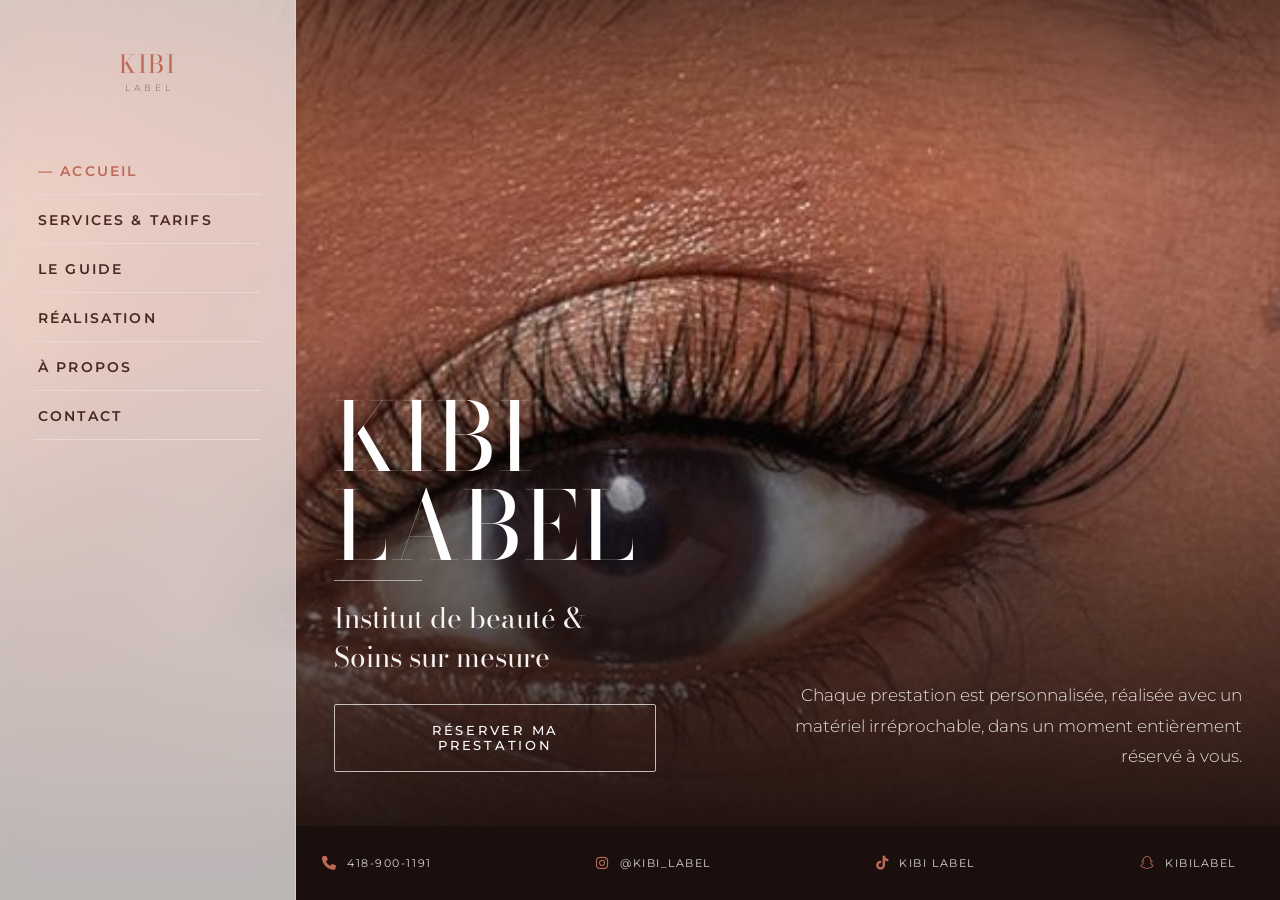
<file: index.html>
<!DOCTYPE html>
<html lang="fr">
<head>
    
    <meta charset="UTF-8">
    <meta name="viewport" content="width=device-width, initial-scale=1.0">
    <title>Kibi Label - Institut de Beauté & Soins Esthétiques | Chicoutimi</title>
    
    <meta name="description" content="Sublimez votre beauté naturelle chez Kibi Label à Chicoutimi. Institut professionnel spécialisé en soins esthétiques haut de gamme et services de beauté sur mesure.">
    <meta name="keywords" content="institut de beauté, soins esthétiques, esthéticienne, services de beauté, salon de beauté, chicoutimi, saguenay, kibi label">
    <link rel="canonical" href="https://kibilabel.ca/">
    
    <meta property="og:title" content="Kibi Label - Institut de Beauté & Soins Esthétiques | Chicoutimi">
    <meta property="og:description" content="Découvrez nos services de beauté sur mesure à Chicoutimi. Prenez du temps pour vous et réservez votre moment de détente dès maintenant.">
    <meta property="og:type" content="website">
    <meta property="og:url" content="https://kibilabel.ca/">
    <meta property="og:locale" content="fr_CA">

    <link rel="icon" type="image/png" href="/favicon-96x96.png" sizes="96x96" />
    <link rel="icon" type="image/svg+xml" href="/favicon.svg" />
    <link rel="shortcut icon" href="/favicon.ico" />
    <link rel="apple-touch-icon" sizes="180x180" href="/apple-touch-icon.png" />
    <meta name="apple-mobile-web-app-title" content="Kibi Label" />
    <link rel="manifest" href="/site.webmanifest" />

    <link rel="preconnect" href="https://fonts.googleapis.com">
    <link rel="preconnect" href="https://fonts.gstatic.com" crossorigin>
    <link href="https://fonts.googleapis.com/css2?family=Montserrat:wght@300;400;600&family=Playfair+Display:wght@400;600&display=swap" rel="stylesheet">
    <link rel="stylesheet" href="https://cdnjs.cloudflare.com/ajax/libs/font-awesome/6.4.0/css/all.min.css">
    <link rel="stylesheet" href="style-v2.css">
</head>
<body class="home">
    <div class="page-transition-overlay" id="page-transition"></div>
    <div class="page-overlay" id="page-overlay"></div>

    <header class="top-navbar">
        <div class="navbar-left">
            <button type="button" class="menu-toggle" id="menu-open" aria-label="Ouvrir le menu" aria-controls="sidebar" aria-expanded="false"><i class="fa-solid fa-bars" aria-hidden="true"></i></button>
            <div class="logo-container"><h1 class="logo">Kibi <span>LABEL</span></h1></div>
        </div>
    </header>

    <nav class="sidebar-offcanvas" id="sidebar">
        <div class="sidebar-offcanvas-header">
            <h1 class="logo">Kibi <span>LABEL</span></h1>
            <button type="button" class="menu-close" id="menu-close" aria-label="Fermer le menu"><i class="fa-solid fa-xmark" aria-hidden="true"></i></button>
        </div>
        <ul class="nav-links">
            <li><a href="/">Accueil</a></li>
            <li><a href="/services">Services &amp; Tarifs</a></li>
            <li><a href="/guide">Le guide</a></li>
            <li><a href="/realisation">Réalisation</a></li>
            <li><a href="/a-propos">À Propos</a></li>
            <li><a href="/contact">Contact</a></li>
        </ul>
    </nav>

    <main class="main-content">
        <section class="hero-section">
            
            <div class="hero-image-side">
                <div class="image-wrapper">
                    <img src="images/hero.jpg" width="564" height="564" alt="Institut Kibi Label Chicoutimi" class="hero-main-img" fetchpriority="high">
                </div>
            </div>
            
            <div class="hero-text-side">
                <div class="hero-content">
                    <div class="hero-main">
                        <div class="hero-logo-icon">
                            <h2 class="hero-subtitle-brand">KIBI LABEL</h2>
                        </div>
                        <h1 class="hero-title">Institut de beauté &amp; Soins sur mesure</h1>
                    </div>

                    <div class="hero-aside">
                        <p class="hero-services" id="home-services"></p>
                        <p class="hero-pledge">Chaque prestation est personnalisée, réalisée avec un matériel irréprochable, dans un moment entièrement réservé à vous.</p>
                    </div>

                    <a href="/services" class="cta-button">Réserver ma prestation</a>
                </div>
            </div>
        </section>

        <footer class="bottom-footer">
            <a href="tel:+1418-900-1191" class="contact-item"><i class="fa-solid fa-phone"></i><span>418-900-1191</span></a>
            <a href="https://www.instagram.com/kibi_label/" target="_blank" class="contact-item"><i class="fa-brands fa-instagram"></i><span>@Kibi_label</span></a>
            <a href="https://www.tiktok.com/@kibilabel" target="_blank" class="contact-item"><i class="fa-brands fa-tiktok"></i><span>Kibi Label</span></a>
            <a href="https://snapchat.com/t/vFmJueij" target="_blank" class="contact-item"><i class="fa-brands fa-snapchat"></i><span>kibilabel</span></a>
        </footer>
    </main>

    <script src="script.js"></script>
</body>
</html>
</file>
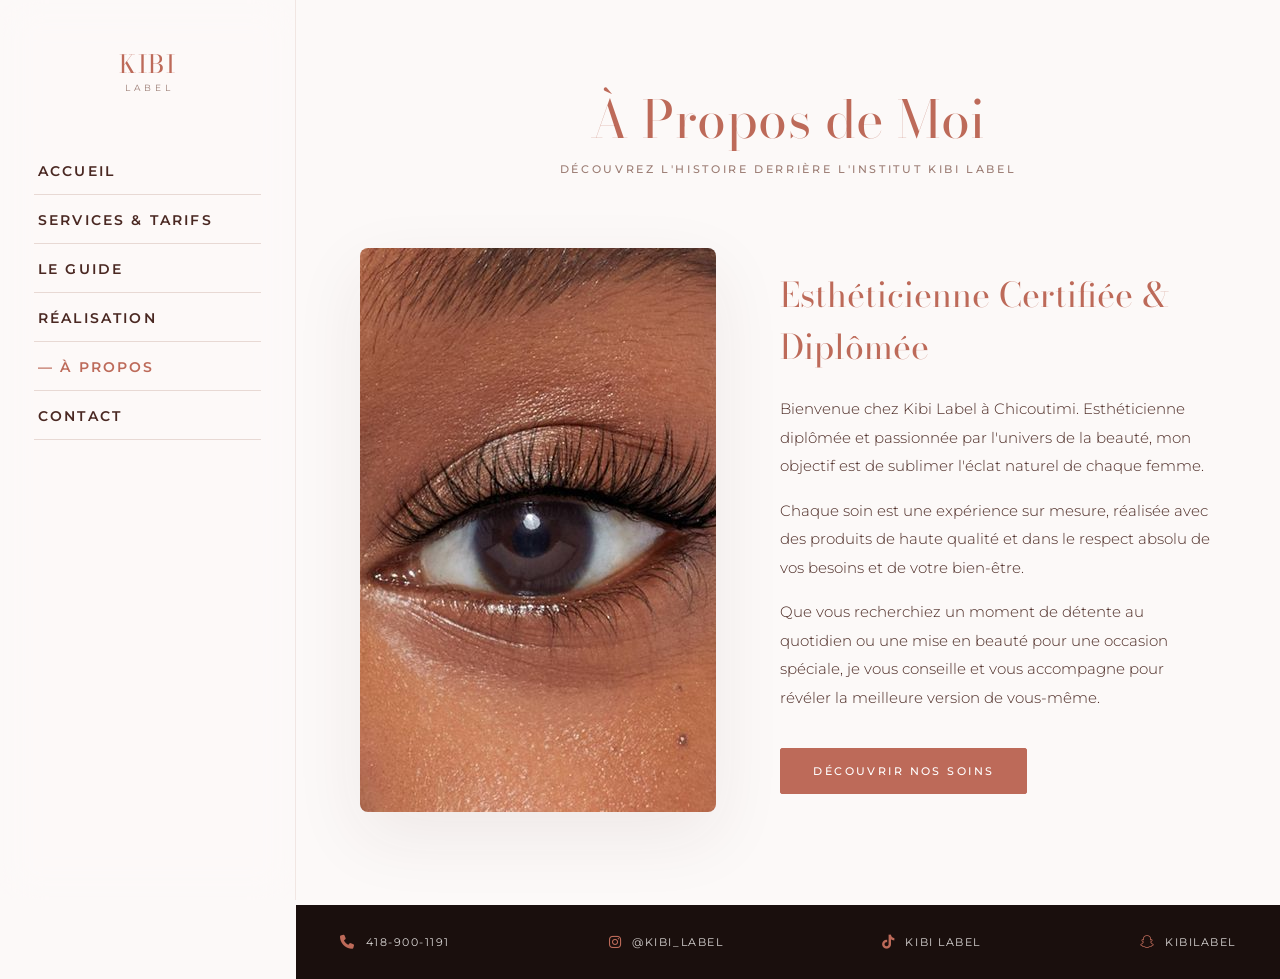
<file: a-propos.html>
<!DOCTYPE html>
<html lang="fr">
<head>
    <meta charset="UTF-8">
    <meta name="viewport" content="width=device-width, initial-scale=1.0">
    <title>À Propos - Esthéticienne certifiée | Kibi Label</title>
    
    <meta name="description" content="Découvrez le parcours de votre esthéticienne certifiée à Chicoutimi. Passionnée par l'art de la beauté, je réalise des soins professionnels et sur mesure pour sublimer chaque femme.">
    <meta name="keywords" content="esthéticienne diplomée chicoutimi, technicienne beauté, institut beauté saguenay, kibi label histoire, experte beauté">
    <link rel="canonical" href="https://kibilabel.ca/a-propos">
    
    <meta property="og:title" content="À Propos - Esthéticienne certifiée | Kibi Label">
    <meta property="og:description" content="Faites connaissance avec votre esthéticienne dévouée à Chicoutimi. Une expertise unique alliée à des produits de haute qualité.">
    <meta property="og:type" content="website">
    <meta property="og:url" content="https://kibilabel.ca/a-propos">

    <link rel="icon" type="image/png" href="/favicon-96x96.png" sizes="96x96" />
    <link rel="icon" type="image/svg+xml" href="/favicon.svg" />
    <link rel="shortcut icon" href="/favicon.ico" />
    <link rel="apple-touch-icon" sizes="180x180" href="/apple-touch-icon.png" />
    <meta name="apple-mobile-web-app-title" content="Kibi Label" />
    <link rel="manifest" href="/site.webmanifest" />

    <link rel="preconnect" href="https://fonts.googleapis.com">
    <link rel="preconnect" href="https://fonts.gstatic.com" crossorigin>
    <link href="https://fonts.googleapis.com/css2?family=Montserrat:wght@300;400;600&family=Playfair+Display:ital,wght@0,400;0,600;1,400&display=swap" rel="stylesheet">
    <link rel="stylesheet" href="https://cdnjs.cloudflare.com/ajax/libs/font-awesome/6.4.0/css/all.min.css">
    <link rel="stylesheet" href="style-v2.css">
</head>
<body>

    <div class="page-transition-overlay" id="page-transition"></div>
    <div class="page-overlay" id="page-overlay"></div>

    <header class="top-navbar">
        <div class="navbar-left">
            <button type="button" class="menu-toggle" id="menu-open" aria-label="Ouvrir le menu" aria-controls="sidebar" aria-expanded="false"><i class="fa-solid fa-bars" aria-hidden="true"></i></button>
            <div class="logo-container"><h1 class="logo">Kibi <span>LABEL</span></h1></div>
        </div>
    </header>

    <nav class="sidebar-offcanvas" id="sidebar">
        <div class="sidebar-offcanvas-header">
            <h1 class="logo">Kibi <span>LABEL</span></h1>
            <button type="button" class="menu-close" id="menu-close" aria-label="Fermer le menu"><i class="fa-solid fa-xmark" aria-hidden="true"></i></button>
        </div>
        <ul class="nav-links">
            <li><a href="/">Accueil</a></li>
            <li><a href="/services">Services &amp; Tarifs</a></li>
            <li><a href="/guide">Le guide</a></li>
            <li><a href="/realisation">Réalisation</a></li>
            <li><a href="/a-propos">À Propos</a></li>
            <li><a href="/contact">Contact</a></li>
        </ul>
    </nav>

    <main class="main-content">
        <section class="page-section">
            <div class="page-header">
                <h2 class="page-title">À Propos de Moi</h2>
                <p class="page-subtitle">Découvrez l'histoire derrière l'institut Kibi Label</p>
            </div>

            <div class="about-container">
                <div class="about-image-wrapper">
                    <img src="images/hero.jpg" width="564" height="564" alt="Votre Esthéticienne Kibi Label" loading="lazy">
                </div>
                <div class="about-text">
                    <h3>Esthéticienne Certifiée & Diplômée</h3>
                    <p>Bienvenue chez Kibi Label à Chicoutimi. Esthéticienne diplômée et passionnée par l'univers de la beauté, mon objectif est de sublimer l'éclat naturel de chaque femme.</p>
                    <p>Chaque soin est une expérience sur mesure, réalisée avec des produits de haute qualité et dans le respect absolu de vos besoins et de votre bien-être.</p>
                    <p>Que vous recherchiez un moment de détente au quotidien ou une mise en beauté pour une occasion spéciale, je vous conseille et vous accompagne pour révéler la meilleure version de vous-même.</p>
                    <a href="/services" class="cta-button" style="margin-top: 20px;">Découvrir nos soins</a>
                </div>
            </div>
        </section>

        <footer class="bottom-footer">
            <a href="tel:+1418-900-1191" class="contact-item"><i class="fa-solid fa-phone"></i><span>418-900-1191</span></a>
            <a href="https://www.instagram.com/kibi_label/" target="_blank" class="contact-item"><i class="fa-brands fa-instagram"></i><span>@Kibi_label</span></a>
            <a href="https://www.tiktok.com/@kibilabel" target="_blank" class="contact-item"><i class="fa-brands fa-tiktok"></i><span>Kibi Label</span></a>
            <a href="https://snapchat.com/t/vFmJueij" target="_blank" class="contact-item"><i class="fa-brands fa-snapchat"></i><span>kibilabel</span></a>
        </footer>
    </main>

    <script src="script.js"></script>
</body>
</html>
</file>
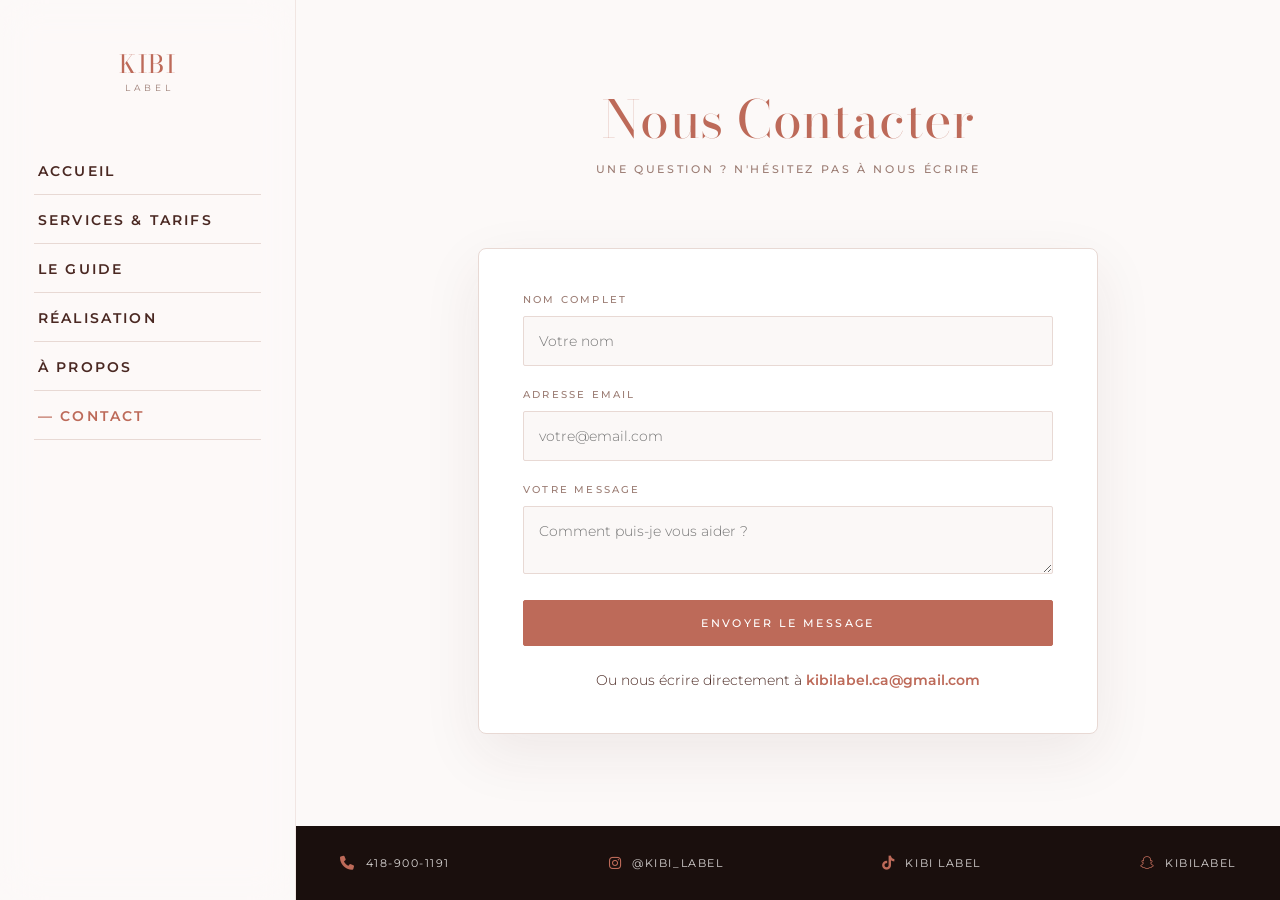
<file: contact.html>
<!DOCTYPE html>
<html lang="fr">
<head>
    <meta charset="UTF-8">
    <meta name="viewport" content="width=device-width, initial-scale=1.0">
    <title>Contact & Réservations - Institut de Beauté | Kibi Label</title>
    
    <meta name="description" content="Une question sur nos services de beauté ou besoin de planifier un rendez-vous chez Kibi Label à Chicoutimi ? Contactez-nous facilement via notre formulaire en ligne ou par téléphone.">
    <meta name="keywords" content="contacter estheticienne chicoutimi, rendez-vous beauté saguenay, formulaire contact kibi label, telephone kibi label, institut de beauté contact">
    <link rel="canonical" href="https://kibilabel.ca/contact">
    
    <meta property="og:title" content="Contact & Réservations - Institut de Beauté | Kibi Label">
    <meta property="og:description" content="Écrivez-nous directement pour vos questions, demandes spéciales ou prises de rendez-vous beauté à Chicoutimi. Réponse rapide assurée.">
    <meta property="og:type" content="website">
    <meta property="og:url" content="https://kibilabel.ca/contact">

    <link rel="icon" type="image/png" href="/favicon-96x96.png" sizes="96x96" />
    <link rel="icon" type="image/svg+xml" href="/favicon.svg" />
    <link rel="shortcut icon" href="/favicon.ico" />
    <link rel="apple-touch-icon" sizes="180x180" href="/apple-touch-icon.png" />
    <meta name="apple-mobile-web-app-title" content="Kibi Label" />
    <link rel="manifest" href="/site.webmanifest" />

    <link rel="preconnect" href="https://fonts.googleapis.com">
    <link rel="preconnect" href="https://fonts.gstatic.com" crossorigin>
    <link href="https://fonts.googleapis.com/css2?family=Montserrat:wght@300;400;600&family=Playfair+Display:ital,wght@0,400;0,600;1,400&display=swap" rel="stylesheet">
    <link rel="stylesheet" href="https://cdnjs.cloudflare.com/ajax/libs/font-awesome/6.4.0/css/all.min.css">
    <link rel="stylesheet" href="style-v2.css">
</head>
<body>

    <div class="page-transition-overlay" id="page-transition"></div>
    <div class="page-overlay" id="page-overlay"></div>

    <header class="top-navbar">
        <div class="navbar-left">
            <button type="button" class="menu-toggle" id="menu-open" aria-label="Ouvrir le menu" aria-controls="sidebar" aria-expanded="false"><i class="fa-solid fa-bars" aria-hidden="true"></i></button>
            <div class="logo-container"><h1 class="logo">Kibi <span>LABEL</span></h1></div>
        </div>
    </header>

    <nav class="sidebar-offcanvas" id="sidebar">
        <div class="sidebar-offcanvas-header">
            <h1 class="logo">Kibi <span>LABEL</span></h1>
            <button type="button" class="menu-close" id="menu-close" aria-label="Fermer le menu"><i class="fa-solid fa-xmark" aria-hidden="true"></i></button>
        </div>
        <ul class="nav-links">
            <li><a href="/">Accueil</a></li>
            <li><a href="/services">Services &amp; Tarifs</a></li>
            <li><a href="/guide">Le guide</a></li>
            <li><a href="/realisation">Réalisation</a></li>
            <li><a href="/a-propos">À Propos</a></li>
            <li><a href="/contact">Contact</a></li>
        </ul>
    </nav>

    <main class="main-content">
        <section class="page-section">
            <div class="page-header">
                <h2 class="page-title">Nous Contacter</h2>
                <p class="page-subtitle">Une question ? N'hésitez pas à nous écrire</p>
            </div>

            <div class="form-container">
                <form id="contact-form" action="" method="POST">
                    
                    <input type="hidden" name="_subject" value="Nouveau message depuis le site Kibi Label !">
                    <input type="hidden" name="_captcha" value="false">
                    <input type="hidden" name="_template" value="table">
                    <input type="hidden" id="form-next-url" name="_next" value="">
                    
                    <input type="text" name="_honey" style="display:none">

                    <div class="form-group">
                        <label for="name">Nom Complet</label>
                        <input type="text" id="name" name="name" class="form-control" placeholder="Votre nom" required>
                    </div>
                    <div class="form-group">
                        <label for="email">Adresse Email</label>
                        <input type="email" id="email" name="email" class="form-control" placeholder="votre@email.com" required>
                    </div>
                    <div class="form-group">
                        <label for="message">Votre Message</label>
                        <textarea id="message" name="message" class="form-control" placeholder="Comment puis-je vous aider ?" required></textarea>
                    </div>
                    <button type="submit" class="cta-button" style="width: 100%; margin-bottom: 0;">Envoyer le message</button>
                </form>

                <p style="text-align: center; margin-top: 25px; font-family: 'Montserrat', sans-serif; font-size: 14px; color: var(--noir-profond);">
                    Ou nous écrire directement à
                    <a href="mailto:kibilabel.ca@gmail.com" style="color: var(--terracotta); font-weight: 600; text-decoration: none;">kibilabel.ca@gmail.com</a>
                </p>
            </div>
        </section>

        <footer class="bottom-footer">
            <a href="tel:+1418-900-1191" class="contact-item"><i class="fa-solid fa-phone"></i><span>418-900-1191</span></a>
            <a href="https://www.instagram.com/kibi_label/" target="_blank" class="contact-item"><i class="fa-brands fa-instagram"></i><span>@Kibi_label</span></a>
            <a href="https://www.tiktok.com/@kibilabel" target="_blank" class="contact-item"><i class="fa-brands fa-tiktok"></i><span>Kibi Label</span></a>
            <a href="https://snapchat.com/t/vFmJueij" target="_blank" class="contact-item"><i class="fa-brands fa-snapchat"></i><span>kibilabel</span></a>
        </footer>
    </main>

    <script src="script.js"></script>
</body>
</html>
</file>
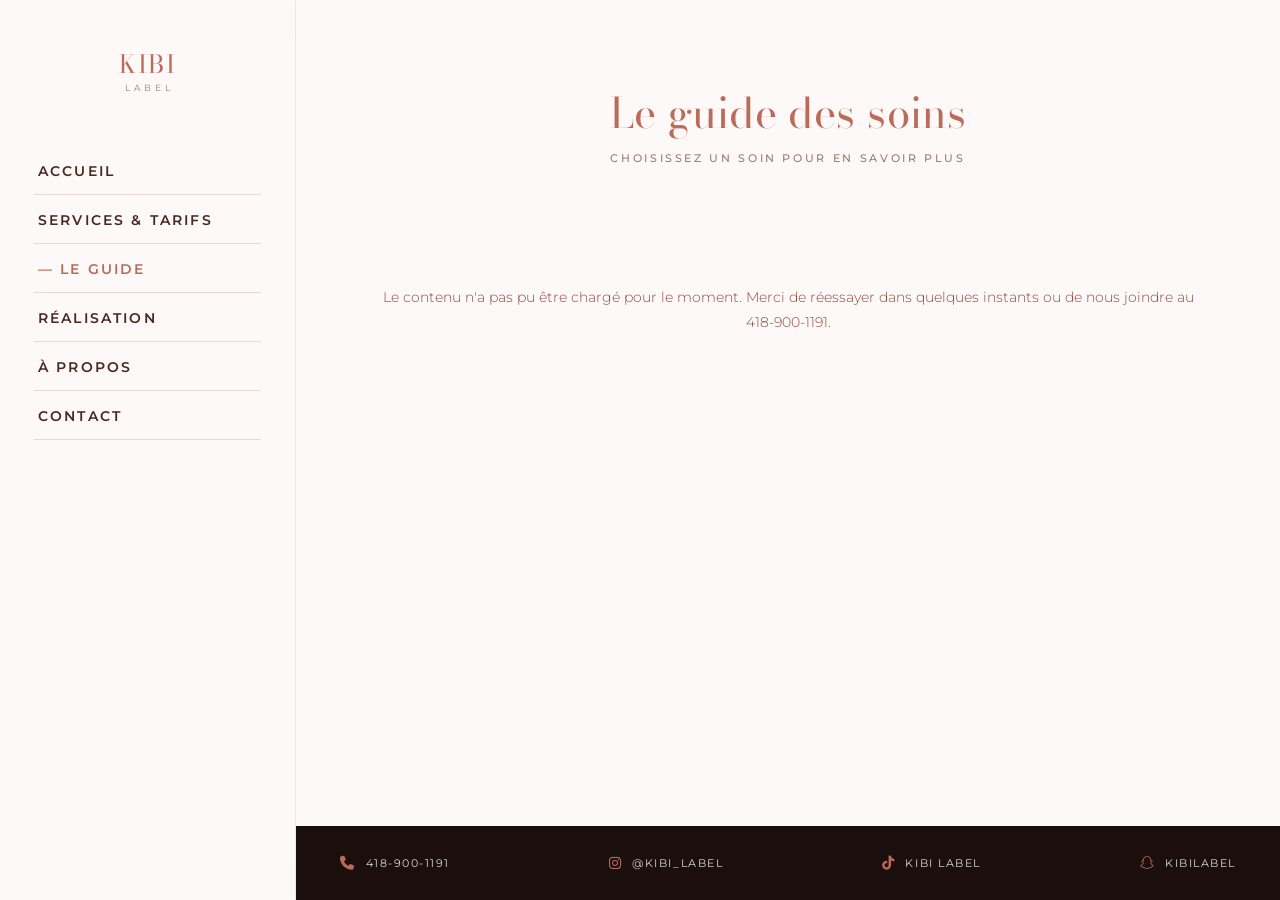
<file: guide.html>
<!DOCTYPE html>
<html lang="fr">
<head>
    <meta charset="UTF-8">
    <meta name="viewport" content="width=device-width, initial-scale=1.0">
    <title>Le guide des soins - Institut de Beauté | Kibi Label</title>

    <meta name="description" content="Comprenez chacun de nos soins esthétiques à Chicoutimi : le guide des soins Kibi Label explique en détail chaque service et ses prestations, photos à l'appui.">
    <meta name="keywords" content="guide des soins, explication soins esthétiques, prestations institut de beauté chicoutimi, soins beauté saguenay, kibi label guide">
    <link rel="canonical" href="https://kibilabel.ca/guide">

    <meta property="og:title" content="Le guide des soins - Institut de Beauté | Kibi Label">
    <meta property="og:description" content="Découvrez et comprenez en détail chacun de nos soins esthétiques à Chicoutimi, expliqués un par un avec photos.">
    <meta property="og:type" content="website">
    <meta property="og:url" content="https://kibilabel.ca/guide">

    <link rel="icon" type="image/png" href="/favicon-96x96.png" sizes="96x96" />
    <link rel="icon" type="image/svg+xml" href="/favicon.svg" />
    <link rel="shortcut icon" href="/favicon.ico" />
    <link rel="apple-touch-icon" sizes="180x180" href="/apple-touch-icon.png" />
    <meta name="apple-mobile-web-app-title" content="Kibi Label" />
    <link rel="manifest" href="/site.webmanifest" />

    <link rel="preconnect" href="https://fonts.googleapis.com">
    <link rel="preconnect" href="https://fonts.gstatic.com" crossorigin>
    <link href="https://fonts.googleapis.com/css2?family=Montserrat:wght@300;400;500;600&family=Playfair+Display:ital,wght@0,400;0,600;1,400&display=swap" rel="stylesheet">
    <link rel="stylesheet" href="https://cdnjs.cloudflare.com/ajax/libs/font-awesome/6.4.0/css/all.min.css">
    <link rel="stylesheet" href="style-v2.css">

    <style>
        /* Titre principal : toujours sur une seule ligne, quelle que soit la taille d'écran */
        .guide-main-title { white-space: nowrap; font-size: clamp(1.4rem, 6.4vw, 42px); }

        /* Page d'accueil du guide : grille des soins */
        .guide-cards { display: grid; grid-template-columns: repeat(2, 1fr); gap: 30px; }
        .guide-service-card {
            cursor: pointer;
            text-align: center;
            align-items: center;
            justify-content: center;
            min-height: 160px;
        }
        .guide-service-card h3 { font-family: var(--font-titre); font-size: 26px; margin-bottom: 10px; }
        .guide-service-card .hint {
            font-family: var(--font-texte);
            font-size: 11px;
            text-transform: uppercase;
            letter-spacing: 0.2em;
            border-bottom: 1px solid currentColor;
            padding-bottom: 2px;
            opacity: 0.85;
        }

        /* Vue détail d'un soin : image entière (jamais rognée ni zoomée), mais plafonnée */
        .guide-cover {
            max-width: 100%;
            width: auto;
            max-height: 380px;
            height: auto;
            display: block;
            border-radius: 16px;
            border: 1px solid var(--terracotta);
            box-shadow: 0 15px 35px var(--ombre-douce);
            margin: 0 auto 25px;
        }
        .guide-intro {
            font-family: var(--font-texte);
            font-size: 16px;
            line-height: 1.8;
            color: var(--noir-profond);
            max-width: 720px;
            margin: 0 auto;
            text-align: center;
        }

        .guide-items { display: flex; flex-direction: column; gap: 40px; margin-top: 45px; }
        .guide-item {
            display: flex;
            gap: 40px;
            align-items: center;
            background: var(--bg-carte);
            border-radius: 16px;
            padding: 25px;
            box-shadow: 0 10px 30px var(--ombre-douce);
        }
        .guide-item.reversed { flex-direction: row-reverse; }
        .guide-item-media {
            width: 38%;
            flex-shrink: 0;
            display: flex;
            justify-content: center;
            align-items: flex-start;
        }
        .guide-item-media img {
            max-width: 100%;
            max-height: 280px;
            width: auto;
            height: auto;
            display: block;
            border-radius: 12px;
        }
        .guide-item-text { flex: 1; text-align: left; }
        .guide-item.no-media .guide-item-text { text-align: center; }
        .guide-item-text h4 {
            font-family: var(--font-titre);
            font-size: 22px;
            color: var(--terracotta);
            margin-bottom: 12px;
        }
        .guide-item-text p {
            font-family: var(--font-texte);
            font-size: 15px;
            line-height: 1.8;
            color: var(--noir-profond);
        }
        .guide-cta { text-align: center; margin-top: 55px; }

        /* Ratio image / texte adapté à la taille de l'écran */
        @media (max-width: 992px) {
            .guide-item-media { width: 42%; }
            .guide-item-media img { max-height: 240px; }
        }
        @media (max-width: 768px) {
            .guide-cards { grid-template-columns: 1fr; }
            .guide-item, .guide-item.reversed { flex-direction: column; gap: 20px; text-align: center; }
            .guide-item-media { width: 100%; }
            .guide-item-media img { max-height: 320px; }
            .guide-item-text { text-align: center; }
            .guide-cover { max-height: 300px; }
        }
    </style>
</head>
<body>

    <div class="page-transition-overlay" id="page-transition"></div>
    <div class="page-overlay" id="page-overlay"></div>

    <header class="top-navbar">
        <div class="navbar-left">
            <button type="button" class="menu-toggle" id="menu-open" aria-label="Ouvrir le menu" aria-controls="sidebar" aria-expanded="false"><i class="fa-solid fa-bars" aria-hidden="true"></i></button>
            <div class="logo-container"><h1 class="logo">Kibi <span>LABEL</span></h1></div>
        </div>
    </header>

    <nav class="sidebar-offcanvas" id="sidebar">
        <div class="sidebar-offcanvas-header">
            <h1 class="logo">Kibi <span>LABEL</span></h1>
            <button type="button" class="menu-close" id="menu-close" aria-label="Fermer le menu"><i class="fa-solid fa-xmark" aria-hidden="true"></i></button>
        </div>
        <ul class="nav-links">
            <li><a href="/">Accueil</a></li>
            <li><a href="/services">Services &amp; Tarifs</a></li>
            <li><a href="/guide">Le guide</a></li>
            <li><a href="/realisation">Réalisation</a></li>
            <li><a href="/a-propos">À Propos</a></li>
            <li><a href="/contact">Contact</a></li>
        </ul>
    </nav>

    <main class="main-content">
        <section class="page-section">
            <div class="page-header" id="guide-page-header">
                <h2 class="page-title guide-main-title">Le guide des soins</h2>
                <p class="page-subtitle">Choisissez un soin pour en savoir plus</p>
            </div>

            <div id="guide-container"></div>
        </section>

        <footer class="bottom-footer">
            <a href="tel:+1418-900-1191" class="contact-item"><i class="fa-solid fa-phone"></i><span>418-900-1191</span></a>
            <a href="https://www.instagram.com/kibi_label/" target="_blank" class="contact-item"><i class="fa-brands fa-instagram"></i><span>@Kibi_label</span></a>
            <a href="https://www.tiktok.com/@kibilabel" target="_blank" class="contact-item"><i class="fa-brands fa-tiktok"></i><span>Kibi Label</span></a>
            <a href="https://snapchat.com/t/vFmJueij" target="_blank" class="contact-item"><i class="fa-brands fa-snapchat"></i><span>kibilabel</span></a>
        </footer>
    </main>

    <script src="script.js"></script>
</body>
</html>
</file>
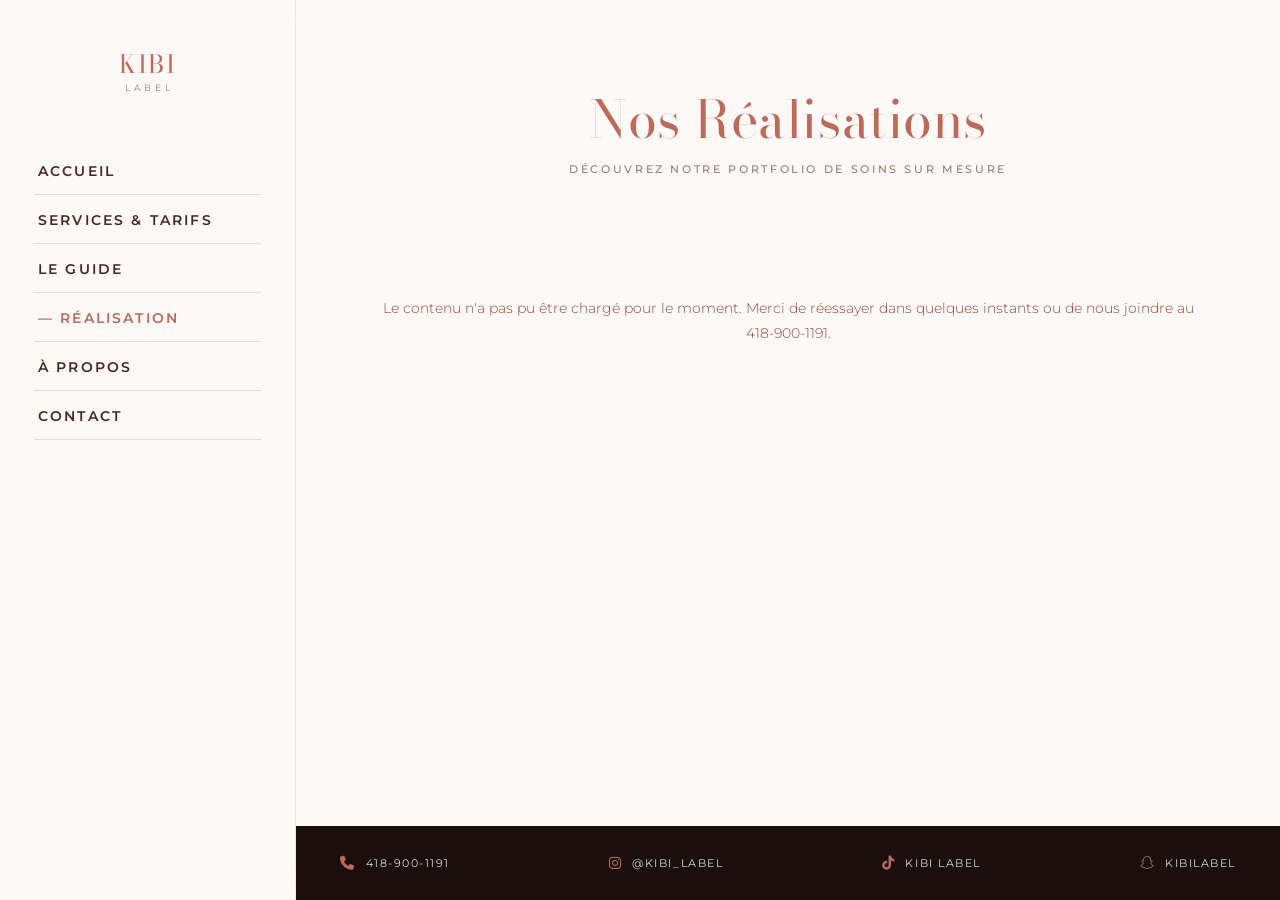
<file: realisation.html>
<!DOCTYPE html>
<html lang="fr">
<head>
    <meta charset="UTF-8">
    <meta name="viewport" content="width=device-width, initial-scale=1.0">
    <title>Notre Portfolio Réalisations - Institut de Beauté | Kibi Label</title>
    
    <meta name="description" content="Découvrez notre galerie de photos avant/après de nos soins esthétiques. Laissez-vous inspirer par nos services de beauté sur mesure à Chicoutimi.">
    <meta name="keywords" content="portfolio beauté, photos avant apres esthetique, exemples soins beauté chicoutimi, galerie beauté saguenay, réalisations kibi label">
    <link rel="canonical" href="https://kibilabel.ca/realisation">
    
    <meta property="og:title" content="Notre Portfolio Réalisations - Institut de Beauté | Kibi Label">
    <meta property="og:description" content="Explorez la galerie de nos plus belles réalisations à Chicoutimi et observez la qualité de notre travail minutieux et de nos soins.">
    <meta property="og:type" content="website">
    <meta property="og:url" content="https://kibilabel.ca/realisation">

    <link rel="icon" type="image/png" href="/favicon-96x96.png" sizes="96x96" />
    <link rel="icon" type="image/svg+xml" href="/favicon.svg" />
    <link rel="shortcut icon" href="/favicon.ico" />
    <link rel="apple-touch-icon" sizes="180x180" href="/apple-touch-icon.png" />
    <meta name="apple-mobile-web-app-title" content="Kibi Label" />
    <link rel="manifest" href="/site.webmanifest" />

    <link rel="preconnect" href="https://fonts.googleapis.com">
    <link rel="preconnect" href="https://fonts.gstatic.com" crossorigin>
    <link href="https://fonts.googleapis.com/css2?family=Montserrat:wght@300;400;600&family=Playfair+Display:ital,wght@0,400;0,600;1,400&display=swap" rel="stylesheet">
    <link rel="stylesheet" href="https://cdnjs.cloudflare.com/ajax/libs/font-awesome/6.4.0/css/all.min.css">
    <link rel="stylesheet" href="style-v2.css">
</head>
<body>

    <div class="page-transition-overlay" id="page-transition"></div>
    <div class="page-overlay" id="page-overlay"></div>

    <div class="lightbox" id="lightbox">
        <div class="lightbox-close" id="lightbox-close"><i class="fa-solid fa-xmark"></i></div>
        <img alt="Image agrandie Kibi Label" id="lightbox-img">
    </div>

    <header class="top-navbar">
        <div class="navbar-left">
            <button type="button" class="menu-toggle" id="menu-open" aria-label="Ouvrir le menu" aria-controls="sidebar" aria-expanded="false"><i class="fa-solid fa-bars" aria-hidden="true"></i></button>
            <div class="logo-container"><h1 class="logo">Kibi <span>LABEL</span></h1></div>
        </div>
    </header>

    <nav class="sidebar-offcanvas" id="sidebar">
        <div class="sidebar-offcanvas-header">
            <h1 class="logo">Kibi <span>LABEL</span></h1>
            <button type="button" class="menu-close" id="menu-close" aria-label="Fermer le menu"><i class="fa-solid fa-xmark" aria-hidden="true"></i></button>
        </div>
        <ul class="nav-links">
            <li><a href="/">Accueil</a></li>
            <li><a href="/services">Services &amp; Tarifs</a></li>
            <li><a href="/guide">Le guide</a></li>
            <li><a href="/realisation">Réalisation</a></li>
            <li><a href="/a-propos">À Propos</a></li>
            <li><a href="/contact">Contact</a></li>
        </ul>
    </nav>

    <main class="main-content">
        <section class="page-section" id="portfolio-container">
            <div class="page-header">
                <h2 class="page-title">Nos Réalisations</h2>
                <p class="page-subtitle">Découvrez notre portfolio de soins sur mesure</p>
            </div>
        </section>

        <footer class="bottom-footer">
            <a href="tel:+1418-900-1191" class="contact-item"><i class="fa-solid fa-phone"></i><span>418-900-1191</span></a>
            <a href="https://www.instagram.com/kibi_label/" target="_blank" class="contact-item"><i class="fa-brands fa-instagram"></i><span>@Kibi_label</span></a>
            <a href="https://www.tiktok.com/@kibilabel" target="_blank" class="contact-item"><i class="fa-brands fa-tiktok"></i><span>Kibi Label</span></a>
            <a href="https://snapchat.com/t/vFmJueij" target="_blank" class="contact-item"><i class="fa-brands fa-snapchat"></i><span>kibilabel</span></a>
        </footer>
    </main>

    <script src="script.js"></script>
</body>
</html>
</file>
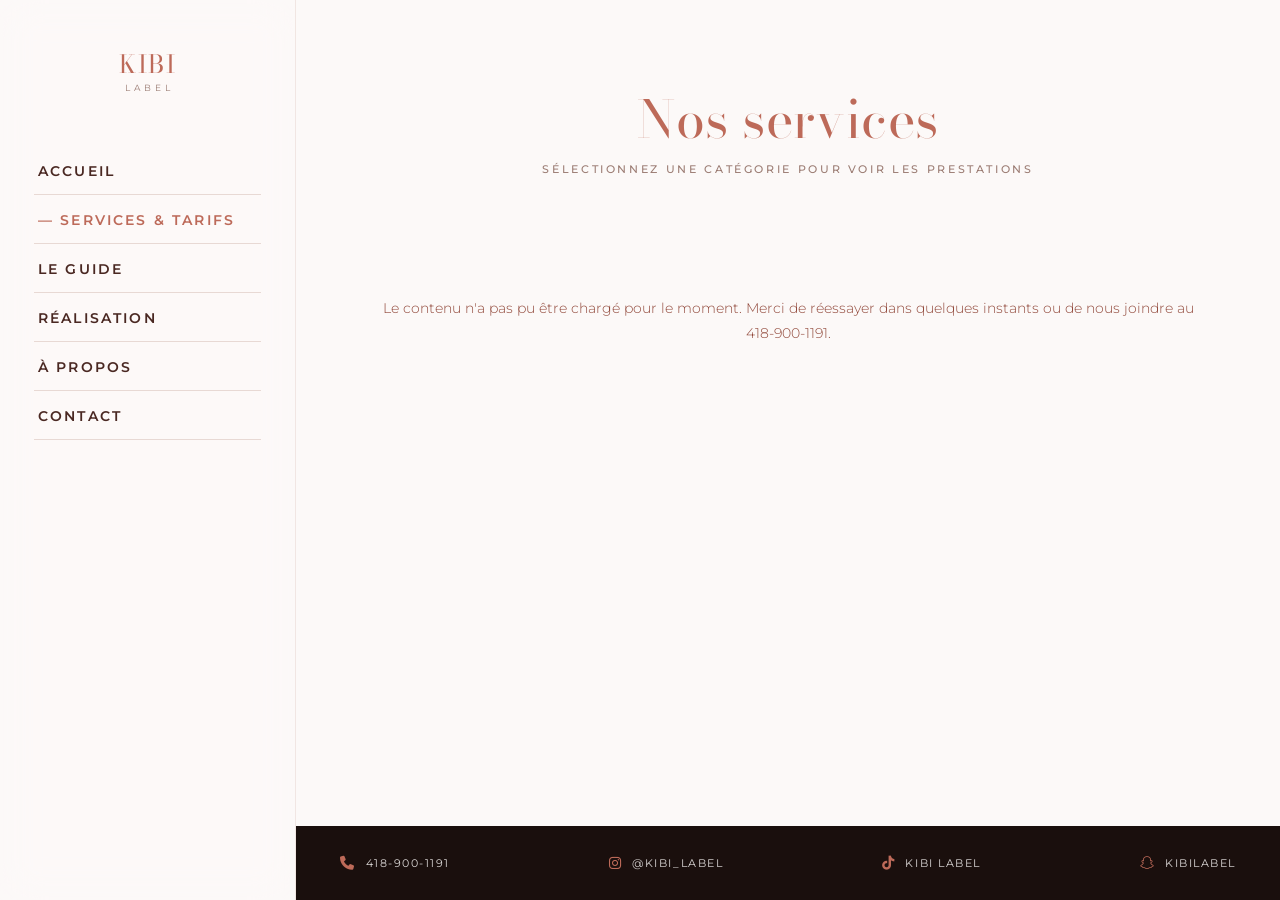
<file: services.html>
<!DOCTYPE html>
<html lang="fr">
<head>
    <meta charset="UTF-8">
    <meta name="viewport" content="width=device-width, initial-scale=1.0">
    <title>Nos Tarifs & Services - Institut de Beauté | Kibi Label</title>
    
    <meta name="description" content="Découvrez notre carte complète de services de beauté et soins esthétiques à Chicoutimi. Réservez votre moment et votre rendez-vous en ligne instantanément.">
    <meta name="keywords" content="prix soins esthétiques, tarifs institut de beauté, rendez-vous beauté chicoutimi, esthétique saguenay, kibi label services">
    <link rel="canonical" href="https://kibilabel.ca/services">
    
    <meta property="og:title" content="Nos Tarifs & Services - Institut de Beauté | Kibi Label">
    <meta property="og:description" content="Explorez nos tarifs pour nos différents soins et services de beauté professionnels à Chicoutimi et planifiez votre séance en ligne.">
    <meta property="og:type" content="website">
    <meta property="og:url" content="https://kibilabel.ca/services">

    <link rel="icon" type="image/png" href="/favicon-96x96.png" sizes="96x96" />
    <link rel="icon" type="image/svg+xml" href="/favicon.svg" />
    <link rel="shortcut icon" href="/favicon.ico" />
    <link rel="apple-touch-icon" sizes="180x180" href="/apple-touch-icon.png" />
    <meta name="apple-mobile-web-app-title" content="Kibi Label" />
    <link rel="manifest" href="/site.webmanifest" />

    <link rel="preconnect" href="https://fonts.googleapis.com">
    <link rel="preconnect" href="https://fonts.gstatic.com" crossorigin>
    <link href="https://fonts.googleapis.com/css2?family=Montserrat:wght@300;400;500;600&family=Playfair+Display:wght@400;600&display=swap" rel="stylesheet">
    <link rel="stylesheet" href="https://cdnjs.cloudflare.com/ajax/libs/font-awesome/6.4.0/css/all.min.css">
    <link rel="stylesheet" href="style-v2.css">
    <link href="https://assets.calendly.com/assets/external/widget.css" rel="stylesheet">
    <script src="https://assets.calendly.com/assets/external/widget.js" type="text/javascript" async></script>

    <style>
        /* --- Politique de rendez-vous (rendue en HTML plutôt qu'en image) --- */
        .policy-title { font-size: clamp(17px, 5vw, 24px) !important; line-height: 1.2; }
        .policy-doc { text-align: center; font-family: var(--font-texte); color: var(--noir-profond); }
        .policy-intro { font-size: 13px; line-height: 1.6; margin: 0 auto 6px; max-width: 420px; }
        .policy-intro .greeting { display: block; font-weight: 700; letter-spacing: 1px; margin-bottom: 6px; }
        .policy-intro .stress { display: block; font-weight: 700; margin-top: 10px; }
        .policy-rows { display: flex; flex-direction: column; gap: 14px; margin-top: 16px; max-width: 480px; margin-left: auto; margin-right: auto; }
        /* Format « carte » à toutes les tailles : étiquette en bandeau,
           description centrée juste en dessous. */
        .policy-row { display: flex; flex-direction: column; gap: 0; text-align: center; }
        .policy-tag {
            width: 100%;
            background: linear-gradient(135deg, var(--terracotta-fonce), var(--terracotta));
            color: #fff;
            border-radius: 12px 12px 0 0;
            display: flex;
            flex-direction: row;
            align-items: center;
            justify-content: center;
            gap: 10px;
            padding: 11px 12px;
        }
        .policy-tag i { font-size: 18px; }
        .policy-tag span { font-size: 12px; font-weight: 700; letter-spacing: 0.5px; }
        /* Bloc texte : surtout PAS de flex ici, sinon les mots en gras
           deviennent des colonnes séparées. Flux de texte normal. */
        .policy-desc {
            width: 100%;
            background: var(--peche-clair);
            border-radius: 0 0 12px 12px;
            padding: 13px 15px;
            font-size: 13px;
            line-height: 1.55;
        }
        .policy-desc strong { color: var(--terracotta-fonce); }
        .policy-foot { text-align: center; margin-top: 16px; }
        .policy-foot .thanks { font-family: var(--font-titre); font-style: italic; color: var(--terracotta); font-size: 16px; display: block; }
        .policy-foot .brand { font-family: var(--font-titre); letter-spacing: 3px; font-size: 12px; }
    </style>
</head>
<body>

    <div class="page-transition-overlay" id="page-transition"></div>
    <div class="page-overlay" id="page-overlay"></div>

    <div class="lightbox" id="policy-modal" style="display: none; flex-direction: column; justify-content: center; align-items: center; padding: 20px;">
        <div class="form-container" style="max-width: 500px; width: 100%; text-align: center; position: relative; display: flex; flex-direction: column; gap: 20px; background: var(--bg-carte);">
            <div id="policy-modal-close" style="position: absolute; top: 15px; right: 20px; font-size: 24px; cursor: pointer; color: var(--terracotta);"><i class="fa-solid fa-xmark"></i></div>
            <h3 class="policy-title" style="font-family: var(--font-titre); font-size: 24px; color: var(--terracotta); margin-top: 10px;">Politique de rendez-vous</h3>
            <div style="max-height: 55vh; overflow-y: auto; padding: 4px 6px;">
                <div class="policy-doc">
                    <p class="policy-intro">
                        <span class="greeting">Chère cliente,</span>
                        Chaque rendez-vous est un moment entièrement réservé pour vous. Mon objectif est de vous offrir un service de qualité et personnalisé, dans une ambiance agréable et soignée.
                        <span class="stress">Il est important de respecter les horaires afin de préserver mon organisation et mon temps de travail.</span>
                    </p>

                    <div class="policy-rows">
                        <div class="policy-row">
                            <div class="policy-tag"><i class="fa-regular fa-clock" aria-hidden="true"></i><span>RETARDS</span></div>
                            <div class="policy-desc">Merci d'arriver à l'heure. Un retard de <strong>plus de 15 minutes</strong> peut entraîner une modification ou l'annulation du rendez-vous.</div>
                        </div>
                        <div class="policy-row">
                            <div class="policy-tag"><i class="fa-solid fa-calendar-xmark" aria-hidden="true"></i><span>ANNULATION</span></div>
                            <div class="policy-desc">Toute annulation doit être faite au minimum <strong>24h à l'avance</strong>. Passé ce délai, le dépôt est perdu.</div>
                        </div>
                        <div class="policy-row">
                            <div class="policy-tag"><i class="fa-regular fa-credit-card" aria-hidden="true"></i><span>DÉPÔT</span></div>
                            <div class="policy-desc">Un dépôt de <strong>20$ par service</strong> est requis pour confirmer votre rendez-vous. Non remboursable, mais transférable si les délais sont respectés.</div>
                        </div>
                        <div class="policy-row">
                            <div class="policy-tag"><i class="fa-solid fa-user" aria-hidden="true"></i><span>ACCOMPAGNATEUR</span></div>
                            <div class="policy-desc"><strong>Aucun accompagnateur n'est autorisé, sauf autorisation préalable.</strong></div>
                        </div>
                        <div class="policy-row">
                            <div class="policy-tag"><i class="fa-solid fa-money-bill-wave" aria-hidden="true"></i><span>PAIEMENT</span></div>
                            <div class="policy-desc">Paiement en argent comptant. Merci d'apporter le montant exact, <strong>aucune monnaie ne sera rendue.</strong></div>
                        </div>
                        <div class="policy-row">
                            <div class="policy-tag"><i class="fa-solid fa-eye" aria-hidden="true"></i><span>PRÉPARATION</span></div>
                            <div class="policy-desc">Merci de vous présenter prête à recevoir le service réservé : yeux et sourcils sans maquillage, ainsi qu'avec les ongles propres au besoin. ✨</div>
                        </div>
                    </div>

                    <div class="policy-foot">
                        <span class="thanks">Merci pour votre confiance ♡</span>
                        <span class="brand">KIBI LABEL</span>
                    </div>
                </div>
            </div>
            <div style="display: flex; align-items: center; justify-content: center; gap: 10px; font-family: var(--font-texte); font-size: 14px;">
                <input type="checkbox" id="policy-checkbox" style="cursor: pointer; transform: scale(1.2);">
                <label for="policy-checkbox" style="cursor: pointer; font-weight: 600; color: var(--noir-profond);">J'ai lu et j'accepte</label>
            </div>
            <button id="policy-next-btn" class="cta-button" style="width: 100%;" disabled>Suivant</button>
        </div>
    </div>

    <header class="top-navbar">
        <div class="navbar-left">
            <button type="button" class="menu-toggle" id="menu-open" aria-label="Ouvrir le menu" aria-controls="sidebar" aria-expanded="false"><i class="fa-solid fa-bars" aria-hidden="true"></i></button>
            <div class="logo-container"><h1 class="logo">Kibi <span>LABEL</span></h1></div>
        </div>
    </header>

    <nav class="sidebar-offcanvas" id="sidebar">
        <div class="sidebar-offcanvas-header">
            <h1 class="logo">Kibi <span>LABEL</span></h1>
            <button type="button" class="menu-close" id="menu-close" aria-label="Fermer le menu"><i class="fa-solid fa-xmark" aria-hidden="true"></i></button>
        </div>
        <ul class="nav-links">
            <li><a href="/">Accueil</a></li>
            <li><a href="/services">Services &amp; Tarifs</a></li>
            <li><a href="/guide">Le guide</a></li>
            <li><a href="/realisation">Réalisation</a></li>
            <li><a href="/a-propos">À Propos</a></li>
            <li><a href="/contact">Contact</a></li>
        </ul>
    </nav>

    <main class="main-content">
        <section class="page-section">
            <div class="page-header" id="dynamic-page-header">
                <h2 class="page-title">Nos services</h2>
                <p class="page-subtitle">Sélectionnez une catégorie pour voir les prestations</p>
            </div>

            <div id="services-container"></div>
        </section>

        <footer class="bottom-footer">
            <a href="tel:+1418-900-1191" class="contact-item"><i class="fa-solid fa-phone"></i><span>418-900-1191</span></a>
            <a href="https://www.instagram.com/kibi_label/" target="_blank" class="contact-item"><i class="fa-brands fa-instagram"></i><span>@Kibi_label</span></a>
            <a href="https://www.tiktok.com/@kibilabel" target="_blank" class="contact-item"><i class="fa-brands fa-tiktok"></i><span>Kibi Label</span></a>
            <a href="https://snapchat.com/t/vFmJueij" target="_blank" class="contact-item"><i class="fa-brands fa-snapchat"></i><span>kibilabel</span></a>
        </footer>
    </main>

    <script src="script.js"></script>
</body>
</html>
</file>
<file: style-v2.css>
/* ==========================================================================
   KIBI LABEL — FEUILLE DE STYLE V2
   --------------------------------------------------------------------------
   Interface sobre et glamour (hero plein écran, typographie Bodoni, angles
   nets, beaucoup d'air) avec la PALETTE TERRACOTTA D'ORIGINE.

   · Pas de mode sombre.
   · Sur ordinateur : menu latéral permanent, aucun menu hamburger.
   · Sur mobile/tablette : barre supérieure + menu déroulant.

   Feuille alternative autonome : elle remplace entièrement style.css.
   Pour revenir au design d'origine, remettre `style.css` dans le <head>.
   ========================================================================== */

@import url('https://fonts.googleapis.com/css2?family=Bodoni+Moda:opsz,wght@6..96,400;6..96,500&display=swap');

/* --- PALETTE (identique à l'origine) --- */
:root {
    --terracotta: #bd6a59;
    --terracotta-fonce: #91483a;
    --peche-clair: #f3dcd6;
    --creme: #fcf9f8;
    --noir-profond: #4a2822;

    --brun-nuit: #1a0f0d;      /* dégradé du hero, pied de page */
    --taupe: #9b7c73;          /* texte secondaire */
    --sable: #e0c4bc;          /* filets et contours */

    --bg-navbar: rgba(252, 249, 248, 0.86);
    --bg-carte: #ffffff;
    --bg-input: #fbf8f7;
    --border-input: #e8d9d4;
    --ombre-douce: rgba(74, 40, 34, 0.08);

    --sidebar-w: 296px;
    --r-sm: 2px;
    --r-md: 8px;
    --r-lg: 12px;

    --font-titre: 'Bodoni Moda', 'Playfair Display', Georgia, serif;
    --font-texte: 'Montserrat', system-ui, sans-serif;
}

/* --- RESET --- */
* { margin: 0; padding: 0; box-sizing: border-box; scroll-behavior: smooth; }

body {
    font-family: var(--font-texte);
    background-color: var(--creme);
    color: var(--noir-profond);
    font-weight: 300;
    display: flex;
    min-height: 100vh;
    overflow-x: hidden;
    -webkit-font-smoothing: antialiased;
}

/* --- APPARITION AU DÉFILEMENT --- */
.reveal-on-scroll {
    opacity: 0; transform: translateY(24px);
    transition: opacity .9s cubic-bezier(.25,1,.5,1), transform .9s cubic-bezier(.25,1,.5,1);
    will-change: transform, opacity;
}
.reveal-on-scroll.is-visible { opacity: 1; transform: translateY(0); }

@keyframes fadeInGlamour { 0% { opacity: 0; transform: translateY(16px); } 100% { opacity: 1; transform: translateY(0); } }
@keyframes riseIn { 0% { opacity: 0; transform: translateY(30px); } 100% { opacity: 1; transform: translateY(0); } }
.hero-section, .page-section { animation: fadeInGlamour .9s cubic-bezier(.25,1,.5,1) forwards; }

.page-transition-overlay { position: fixed; inset: 0; background-color: var(--brun-nuit); z-index: 99999; pointer-events: none; opacity: 0; }
.page-transition-overlay.is-leaving { opacity: 1; pointer-events: all; transition: opacity .35s ease; }
.page-transition-overlay.is-loaded { opacity: 0; transition: opacity .4s ease; }

/* --- BARRE SUPÉRIEURE (mobile / tablette uniquement) --- */
.top-navbar {
    width: 100%; height: 84px; position: fixed; top: 0; left: 0;
    display: flex; justify-content: space-between; align-items: center;
    padding: 0 clamp(18px, 4vw, 40px);
    background-color: var(--bg-navbar);
    backdrop-filter: blur(14px); -webkit-backdrop-filter: blur(14px);
    border-bottom: 1px solid var(--border-input);
    z-index: 100;
}
.navbar-left { display: flex; align-items: center; gap: 22px; }
.navbar-right { display: flex; align-items: center; }

.menu-toggle, .menu-close { background: none; border: none; font-family: inherit; line-height: 1; }
.menu-toggle:focus-visible, .menu-close:focus-visible,
.nav-links a:focus-visible, .cta-button:focus-visible, .service-btn:focus-visible {
    outline: 1px solid var(--terracotta); outline-offset: 4px; border-radius: var(--r-sm);
}
.menu-toggle { font-size: 22px; color: var(--noir-profond); cursor: pointer; transition: color .3s ease; }
.menu-toggle:hover { color: var(--terracotta); }

.logo-container { text-align: left; }
.logo {
    font-family: var(--font-titre); font-size: 25px; font-weight: 400;
    color: var(--terracotta); text-transform: uppercase; line-height: 1;
    display: flex; flex-direction: column; align-items: center; letter-spacing: .06em;
}
.logo span {
    font-family: var(--font-texte); font-weight: 400; font-size: 9px;
    letter-spacing: .42em; margin-top: 6px; margin-left: .42em; color: var(--taupe);
}

/* --- MENU LATÉRAL --- */
.sidebar-offcanvas {
    position: fixed; top: 0; left: 0; width: var(--sidebar-w); height: 100vh;
    background-color: rgba(252, 249, 248, 0.72);
    backdrop-filter: blur(20px) saturate(130%);
    -webkit-backdrop-filter: blur(20px) saturate(130%);
    z-index: 1000; padding: 44px 32px;
    border-right: 1px solid rgba(232, 217, 212, 0.6);
    transform: translateX(-100%);
    transition: transform .5s cubic-bezier(.25,.46,.45,.94);
    display: flex; flex-direction: column;
}
.sidebar-offcanvas.active { transform: translateX(0); }
.sidebar-offcanvas-header { display: flex; justify-content: space-between; align-items: center; margin-bottom: 52px; }
.menu-close { font-size: 24px; color: var(--noir-profond); cursor: pointer; transition: color .3s ease; }
.menu-close:hover { color: var(--terracotta); }

.nav-links { list-style-type: none !important; padding: 0; margin: 0; display: flex; flex-direction: column; gap: 2px; }
.nav-links a {
    text-decoration: none; color: var(--noir-profond);
    font-size: 12.5px; font-weight: 600; text-transform: uppercase; letter-spacing: .16em;
    display: block; padding: 15px 4px; border-bottom: 1px solid var(--border-input);
    transition: color .3s ease, padding-left .3s ease;
}
.nav-links a:hover { color: var(--terracotta); padding-left: 10px; }
.nav-links a.active { color: var(--terracotta); }
.nav-links a.active::before { content: '— '; }

.page-overlay { position: fixed; inset: 0; background-color: rgba(26,15,13,.7); z-index: 900; opacity: 0; pointer-events: none; transition: opacity .4s ease; }
.page-overlay.active { opacity: 1; pointer-events: all; }

/* --- CONTENU --- */
.main-content { margin-left: 0; padding-top: 84px; width: 100%; display: flex; flex-direction: column; min-height: 100vh; }

/* ==========================================================================
   HERO — PHOTO PLEIN ÉCRAN + DÉGRADÉ EN BAS
   ========================================================================== */
/* La page d'accueil tient exactement dans un écran : pas de défilement.
   Le hero occupe tout l'espace restant au-dessus du pied de page. */
body.home .main-content { height: 100svh; }

.hero-section {
    position: relative; display: block;
    flex: 1; min-height: 0; margin-top: -84px; overflow: hidden;
    background-color: var(--noir-profond);
}
.hero-image-side { position: absolute; inset: 0; width: 100%; padding: 0; display: block; z-index: 1; }
.image-wrapper {
    width: 100%; max-width: none; height: 100%; aspect-ratio: auto;
    border: none; border-radius: 0; padding: 0; background: transparent;
    box-shadow: none; animation: none;
}
.image-wrapper img {
    width: 100%; height: 100%; object-fit: cover;
    object-position: center 28%; border-radius: 0; display: block;
}
/* Voile haut : lisibilité de la barre */
.hero-section::before {
    content: ''; position: absolute; inset: 0; z-index: 2; pointer-events: none;
    background: linear-gradient(180deg, rgba(26,15,13,.42) 0%, rgba(26,15,13,0) 22%);
}
/* Dégradé bas : signature de la direction */
.hero-section::after {
    content: ''; position: absolute; inset: 0; z-index: 2; pointer-events: none;
    background: linear-gradient(180deg,
        rgba(26,15,13,0) 40%,
        rgba(26,15,13,.55) 72%,
        rgba(26,15,13,.94) 100%);
}
.hero-text-side {
    position: relative; z-index: 3;
    background: none; background-image: none;
    margin-left: 0; border-radius: 0; box-shadow: none;
    display: flex; align-items: flex-end; justify-content: flex-start;
    height: 100%; color: #fff; text-align: left;
    padding: 120px clamp(24px, 6vw, 72px) clamp(36px, 6vh, 68px);
}
/* Deux colonnes sur grand écran : marque + accroche + bouton à gauche,
   prestations + engagement à droite. Tout se regroupe sur petit écran. */
.hero-content {
    display: grid; width: 100%; max-width: 1400px; margin-inline: auto; text-align: left;
    grid-template-columns: minmax(0, 1fr) minmax(260px, 470px);
    grid-template-areas:
        "main  aside"
        "cta   aside";
    align-items: end;
    column-gap: clamp(40px, 9vw, 170px);
    row-gap: 28px;
    animation: riseIn 1s cubic-bezier(.25,1,.5,1) both; animation-delay: .15s;
}
.hero-main { grid-area: main; }
.hero-aside { grid-area: aside; text-align: right; }
.hero-content > .cta-button { grid-area: cta; justify-self: start; }

.hero-logo-icon { margin-bottom: 0; display: block; }
.hero-logo-icon h2, .hero-subtitle-brand {
    font-family: var(--font-titre); font-weight: 400; color: #fff;
    font-size: clamp(40px, 7.4vw, 110px); line-height: .94;
    letter-spacing: .02em; text-transform: uppercase; margin: 0;
}

/* Sommaire des prestations (repris des catégories publiées dans Sanity) */
.hero-services {
    position: relative; font-size: clamp(11px, 1.35vw, 16px); font-weight: 400;
    letter-spacing: .2em; text-transform: uppercase;
    color: rgba(255,255,255,.96); margin: 0 0 20px; line-height: 2;
    padding-bottom: 20px;
}
.hero-services::after {
    content: ''; position: absolute; bottom: 0; right: 0;
    width: 72px; height: 1px; background: rgba(255,255,255,.45);
}
.hero-services:empty { display: none; }

.hero-title {
    position: relative; font-family: var(--font-titre); font-weight: 400;
    font-size: clamp(16px, 2.3vw, 28px); line-height: 1.4;
    color: rgba(255,255,255,.94); margin: 0; padding-top: 28px;
}
.hero-title::before {
    content: ''; position: absolute; top: 10px; left: 0;
    width: 88px; height: 1px; background: rgba(255,255,255,.55);
}

/* Engagement Kibi Label */
.hero-pledge {
    font-size: clamp(13px, 1.5vw, 17px); font-weight: 300; line-height: 1.8;
    color: rgba(255,255,255,.86); margin: 0; max-width: 46ch;
}
.hero-aside .hero-pledge { margin-left: auto; }

.hero-text-side .cta-button {
    margin-top: 0; background: transparent; border: 1px solid rgba(255,255,255,.7);
    color: #fff;
}
.hero-text-side .cta-button:hover { background: var(--creme); color: var(--noir-profond); border-color: var(--creme); }

/* --- BOUTONS --- */
.cta-button, .service-btn {
    display: inline-block; text-align: center; padding: 15px 32px;
    background: var(--terracotta); color: #fff;
    border: 1px solid var(--terracotta); border-radius: var(--r-sm);
    text-decoration: none; font-family: var(--font-texte);
    font-weight: 500; font-size: 11px; letter-spacing: .22em; text-transform: uppercase;
    cursor: pointer; box-shadow: none;
    transition: background-color .35s ease, color .35s ease, border-color .35s ease;
}
.cta-button::after, .service-btn::after { display: none; }
.cta-button:hover, .service-btn:hover { background: var(--terracotta-fonce); border-color: var(--terracotta-fonce); color: #fff; }

.service-btn-small { padding: 9px 18px; font-size: 10px; letter-spacing: .18em; white-space: nowrap; }

.back-btn {
    display: inline-flex; align-items: center; gap: 10px; padding: 11px 20px;
    background: transparent; color: var(--noir-profond);
    font-family: var(--font-texte); font-size: 11px; font-weight: 500;
    letter-spacing: .18em; text-transform: uppercase;
    border: 1px solid var(--sable); border-radius: var(--r-sm);
    cursor: pointer; margin-bottom: 28px; text-decoration: none;
    transition: color .3s ease, border-color .3s ease;
}
.back-btn:hover { color: var(--terracotta); border-color: var(--terracotta); }
.back-btn i { transition: transform .3s ease; }
.back-btn:hover i { transform: translateX(-3px); }

.cta-button:disabled, .service-btn:disabled, #policy-next-btn:disabled {
    opacity: .4; cursor: not-allowed;
}
.cta-button:disabled:hover, .service-btn:disabled:hover, #policy-next-btn:disabled:hover {
    background: var(--terracotta); border-color: var(--terracotta);
}

/* --- WIDGET AVANT / APRÈS (posé sur la photo) --- */
.before-after-widget {
    background: rgba(26,15,13,.42); backdrop-filter: blur(10px); -webkit-backdrop-filter: blur(10px);
    padding: 12px; border: 1px solid rgba(255,255,255,.22);
    border-radius: var(--r-md); box-shadow: none; width: 252px; margin-top: 32px;
}
.widget-title { font-size: 9.5px; font-weight: 500; letter-spacing: .24em; margin-bottom: 10px; color: rgba(255,255,255,.85); text-transform: uppercase; }
.ba-slider-container { position: relative; width: 100%; height: 112px; border-radius: var(--r-sm); overflow: hidden; }
.ba-slider-container img { position: absolute; top: 0; left: 0; width: 100%; height: 100%; object-fit: cover; display: block; }
.img-background { z-index: 1; }
.img-foreground-wrapper { position: absolute; top: 0; left: 0; height: 100%; width: 50%; overflow: hidden; z-index: 2; }
.img-foreground { width: 100%; max-width: none; }
.slider-range { position: absolute; inset: 0; width: 100%; height: 100%; opacity: 0; cursor: ew-resize; z-index: 10; }
.slider-visual-line { position: absolute; top: 0; left: 50%; width: 1px; height: 100%; background-color: rgba(255,255,255,.9); transform: translateX(-50%); pointer-events: none; z-index: 5; }
.slider-visual-button { position: absolute; top: 50%; left: 50%; transform: translate(-50%,-50%); display: flex; gap: 6px; color: #fff; font-size: 13px; text-shadow: 0 2px 6px rgba(0,0,0,.7); transition: transform .3s ease; pointer-events: none; z-index: 6; }
.ba-slider-container:hover .slider-visual-button { transform: translate(-50%,-50%) scale(1.15); }

/* ==========================================================================
   SECTIONS INTÉRIEURES
   ========================================================================== */
.page-section {
    padding: clamp(48px, 7vw, 96px) clamp(20px, 5vw, 64px);
    flex: 1; display: flex; flex-direction: column;
    background: transparent; border-radius: 0; box-shadow: none;
    margin: 0 auto; width: 100%; max-width: 1240px;
}
.page-header { text-align: center; margin-bottom: clamp(40px, 6vw, 72px); }
.page-title {
    font-family: var(--font-titre); font-weight: 400;
    font-size: clamp(30px, 5vw, 52px); line-height: 1.12;
    color: var(--terracotta); margin-bottom: 14px; letter-spacing: .01em;
}
.page-subtitle {
    font-size: 11px; font-weight: 500; text-transform: uppercase;
    letter-spacing: .24em; color: var(--taupe); opacity: 1;
}

.services-grid { display: grid; grid-template-columns: repeat(2, 1fr); gap: 24px; }
.sub-services-grid { display: grid; grid-template-columns: repeat(auto-fit, minmax(min(380px, 100%), 1fr)); gap: 24px; width: 100%; }

.service-card {
    border-radius: var(--r-md); padding: 34px;
    display: flex; flex-direction: column;
    transition: transform .4s ease, box-shadow .4s ease;
}
.service-card:hover { transform: translateY(-4px); box-shadow: 0 20px 60px var(--ombre-douce); }
.light-card { background-color: var(--peche-clair); color: var(--noir-profond); border: 1px solid var(--border-input); }
.dark-card { background-color: var(--terracotta); color: #fff; border: 1px solid var(--terracotta); }

.price-list { display: flex; flex-direction: column; gap: 16px; margin-bottom: 28px; flex: 1; }
.price-row {
    display: grid;
    grid-template-columns: minmax(0, auto) minmax(12px, 1fr) auto;
    grid-template-areas: "name dots price" "btn btn btn";
    align-items: end; column-gap: 10px; row-gap: 14px;
    font-size: 14px; font-weight: 300; line-height: 1.4; width: 100%;
}
.service-name { grid-area: name; min-width: 0; overflow-wrap: break-word; text-wrap: pretty; }
.dots { grid-area: dots; border-bottom: 1px dotted currentColor; opacity: .35; margin-bottom: 5px; }
.price-amount { grid-area: price; font-weight: 500; white-space: nowrap; letter-spacing: .04em; }
.price-row .service-btn-small { grid-area: btn; justify-self: end; }

.sub-sub-list-container { background-color: rgba(74,40,34,.05); border-radius: var(--r-md); padding: 20px; margin-top: 16px; display: flex; flex-direction: column; gap: 16px; width: 100%; }
.dark-card .sub-sub-list-container { background-color: rgba(255,255,255,.1); }

.light-card .service-btn { background: var(--terracotta); color: #fff; border-color: var(--terracotta); }
.light-card .service-btn:hover { background: var(--terracotta-fonce); border-color: var(--terracotta-fonce); }
.dark-card .service-btn { background: transparent; border: 1px solid rgba(255,255,255,.6); color: #fff; }
.dark-card .service-btn:hover { background: #fff; color: var(--terracotta); border-color: #fff; }

.loading-error, .empty-state {
    text-align: center; width: 100%; padding: 48px 20px;
    font-family: var(--font-texte); font-size: 14px; line-height: 1.8; color: var(--taupe);
}
.loading-error { color: var(--terracotta-fonce); }

/* --- RÉALISATIONS --- */
.portfolio-category { margin-bottom: 64px; }
.portfolio-category h3 {
    font-family: var(--font-titre); font-weight: 400; color: var(--terracotta);
    font-size: clamp(22px, 3vw, 30px); margin-bottom: 26px;
    border-bottom: 1px solid var(--border-input); padding-bottom: 14px;
}
.gallery-grid { display: grid; grid-template-columns: repeat(auto-fill, minmax(220px, 1fr)); gap: 16px; }
.gallery-item { border-radius: var(--r-md); overflow: hidden; box-shadow: none; aspect-ratio: 4 / 5; border: 1px solid var(--border-input); cursor: pointer; }
.gallery-item img { width: 100%; height: 100%; object-fit: cover; transition: transform .7s cubic-bezier(.25,1,.5,1); }
.gallery-item:hover img { transform: scale(1.04); }

.lightbox { position: fixed; inset: 0; width: 100vw; height: 100vh; background: rgba(26,15,13,.95); backdrop-filter: blur(10px); z-index: 100000; display: flex; justify-content: center; align-items: center; opacity: 0; pointer-events: none; transition: opacity .4s ease; }
.lightbox.active { opacity: 1; pointer-events: all; }
.lightbox img { max-width: 90%; max-height: 85vh; border-radius: var(--r-md); border: none; box-shadow: 0 30px 80px rgba(0,0,0,.55); transform: scale(.94); transition: transform .5s cubic-bezier(.25,1,.5,1); }
.lightbox.active img { transform: scale(1); }
.lightbox-close { position: absolute; top: 30px; right: 40px; font-size: 30px; color: #fff; cursor: pointer; transition: color .3s ease; }
.lightbox-close:hover { color: var(--peche-clair); }

/* --- À PROPOS --- */
.about-container { display: flex; gap: clamp(32px, 5vw, 64px); align-items: center; }
.about-image-wrapper { width: 45%; }
.about-image-wrapper img {
    width: 100%; aspect-ratio: 4 / 5; object-fit: cover; max-height: 620px;
    border-radius: var(--r-md); border: none; box-shadow: 0 24px 70px var(--ombre-douce);
    animation: riseIn .9s cubic-bezier(.25,1,.5,1) both;
}
.about-text { width: 55%; text-align: left; }
.about-text h3 { font-family: var(--font-titre); font-weight: 400; font-size: clamp(24px, 3.2vw, 34px); color: var(--terracotta); margin-bottom: 22px; }
.about-text p { font-size: 15px; line-height: 1.9; color: var(--noir-profond); margin-bottom: 16px; max-width: 62ch; }

/* --- FORMULAIRES --- */
.form-container {
    max-width: 620px; margin: 0 auto; background: var(--bg-carte);
    padding: clamp(26px, 4vw, 44px); border-radius: var(--r-md);
    box-shadow: 0 20px 60px var(--ombre-douce);
    border: 1px solid var(--border-input); width: 100%;
}
.form-group { margin-bottom: 22px; text-align: left; }
.form-group label {
    display: block; font-size: 10px; font-weight: 500; text-transform: uppercase;
    letter-spacing: .22em; color: var(--taupe); margin-bottom: 10px;
}
.form-control {
    width: 100%; padding: 15px; border: 1px solid var(--border-input);
    border-radius: var(--r-sm); font-family: var(--font-texte); font-weight: 300;
    font-size: 14px; background-color: var(--bg-input); color: var(--noir-profond);
    transition: border-color .3s ease;
}
.form-control:focus { outline: none; border-color: var(--terracotta); background-color: var(--bg-carte); }

/* --- PIED DE PAGE --- */
.bottom-footer {
    background-color: var(--brun-nuit); color: var(--creme);
    padding: 30px clamp(20px, 4vw, 44px);
    display: flex; justify-content: space-between; align-items: center;
    margin-top: auto; width: 100%; position: relative; z-index: 105;
}
.contact-item {
    display: flex; align-items: center; gap: 10px; font-size: 11px; font-weight: 400;
    letter-spacing: .14em; text-transform: uppercase;
    color: rgba(252,249,248,.85); text-decoration: none; transition: color .3s ease;
}
.contact-item:hover { color: var(--peche-clair); }
.contact-item i { font-size: 14px; color: var(--terracotta); }

/* ==========================================================================
   ORDINATEUR — MENU LATÉRAL PERMANENT, AUCUN HAMBURGER
   ========================================================================== */
@media (min-width: 1025px) {
    .top-navbar { display: none; }
    .menu-toggle, .menu-close, .page-overlay { display: none !important; }

    .sidebar-offcanvas {
        transform: none !important;
        box-shadow: none;
        padding: 52px 34px;
    }
    .sidebar-offcanvas-header { justify-content: center; margin-bottom: 56px; }

    .main-content {
        margin-left: var(--sidebar-w);
        width: calc(100% - var(--sidebar-w));
        padding-top: 0;
    }
    .hero-section { margin-top: 0; }
    .hero-text-side { padding-top: 90px; }

    /* Accueil : la photo passe SOUS la barre latérale, qui la laisse
       transparaître. Le contenu est décalé pour rester dégagé. */
    body.home .main-content { margin-left: 0; width: 100%; }
    body.home .hero-text-side {
        padding-left: calc(var(--sidebar-w) + clamp(24px, 3vw, 56px));
        padding-right: clamp(24px, 3vw, 56px);
    }
    body.home .bottom-footer {
        padding-left: calc(var(--sidebar-w) + clamp(20px, 2vw, 40px));
    }

    /* Textes plus présents sur grand écran */
    .hero-text-side .cta-button { font-size: 12.5px; padding: 18px 40px; }
    .nav-links a { font-size: 13.5px; }
}

/* ==========================================================================
   RESPONSIVE
   ========================================================================== */
@media (max-width: 1024px) {
    /* Une seule colonne : marque, accroche, prestations, engagement, bouton. */
    .hero-content {
        grid-template-columns: 1fr;
        grid-template-areas: "main" "aside" "cta";
        row-gap: 20px;
    }
    .hero-aside { text-align: left; }
    .hero-aside .hero-pledge { margin-left: 0; }
    .hero-services { margin-bottom: 14px; padding-bottom: 14px; }
    .hero-services::after { right: auto; left: 0; }

    .bottom-footer { flex-wrap: wrap; gap: 18px; justify-content: center; }
    .services-grid { grid-template-columns: 1fr; }
    .about-container { flex-direction: column; }
    .about-image-wrapper, .about-text { width: 100%; }
    .about-text p { max-width: none; }
}

@media (max-width: 768px) {
    .hero-text-side { padding: 110px clamp(22px, 6vw, 40px) clamp(30px, 5vh, 52px); }
    .gallery-grid { grid-template-columns: repeat(2, 1fr); gap: 12px; }
    .sidebar-offcanvas { width: 290px; padding: 36px 26px; }
    .bottom-footer { padding: 20px 16px; gap: 12px; }
    .contact-item { font-size: 10px; }
}

/* Écran très bas (mobile en paysage, petits portables) : on autorise
   le défilement plutôt que de tronquer le contenu. */
@media (max-height: 620px) {
    body.home .main-content { height: auto; min-height: 100svh; }
    .hero-section { min-height: 480px; }
}

@media (max-width: 480px) {
    .logo { font-size: 21px; }
    .logo span { font-size: 8px; letter-spacing: .34em; }
    .gallery-grid { grid-template-columns: 1fr; }
    .service-card { padding: 24px 20px; }
    .sub-sub-list-container { padding: 16px 14px; }
    .sub-services-grid, .services-grid { gap: 18px; }
    .price-row { grid-template-columns: minmax(0, auto) minmax(10px, 1fr) auto; column-gap: 6px; font-size: 13.5px; }
    .hero-title { font-size: 15px; padding-top: 24px; }
}

@media (prefers-reduced-motion: reduce) {
    *, *::before, *::after { animation: none !important; transition: none !important; }
    .reveal-on-scroll { opacity: 1; transform: none; }
}
</file>
